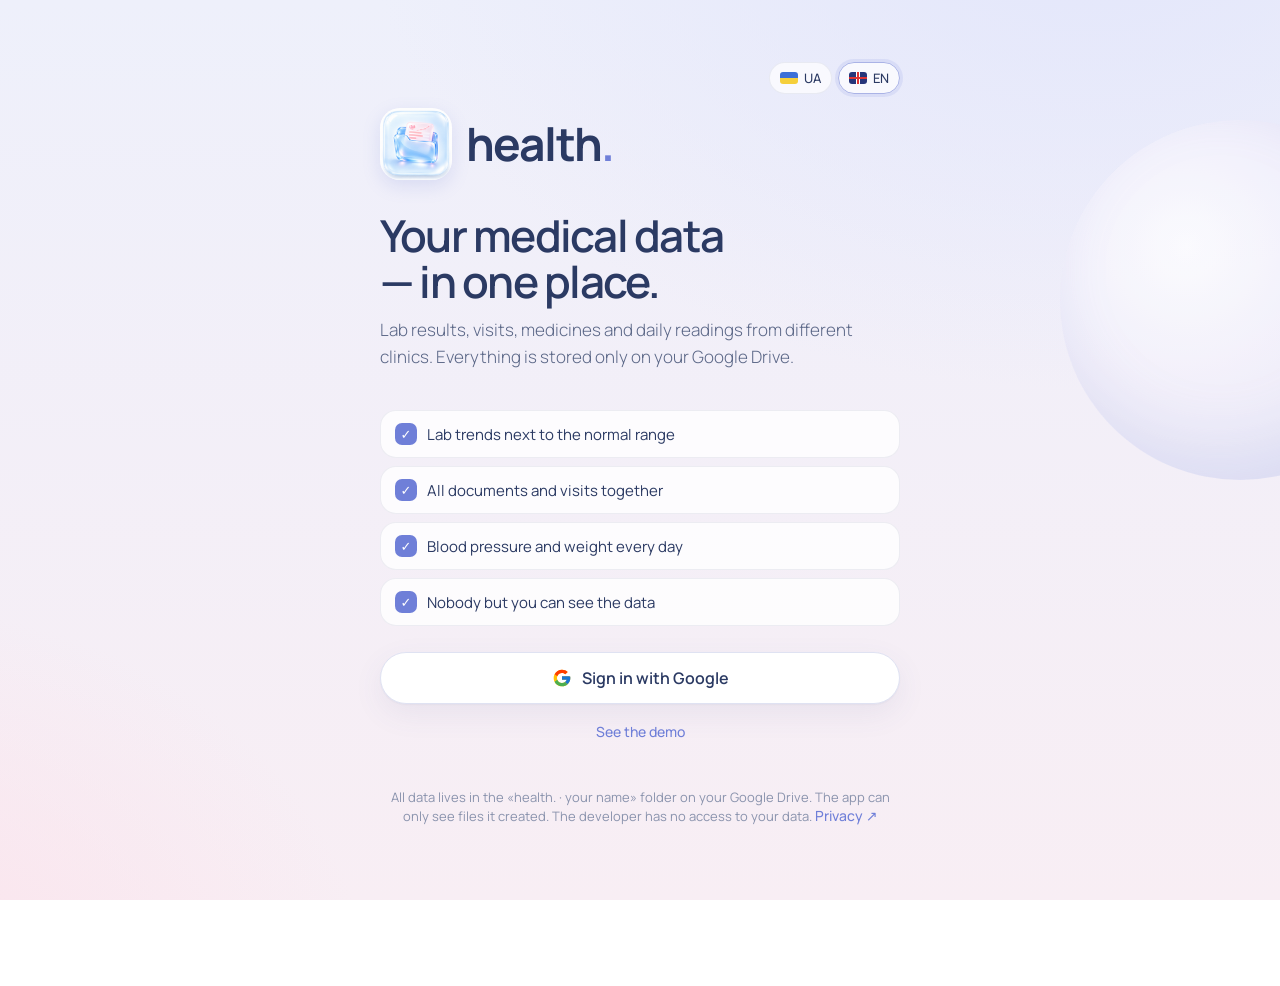
<file: index.html>
<!doctype html>
<html lang="uk">
<head>
<meta charset="utf-8">
<meta name="viewport" content="width=device-width,initial-scale=1,viewport-fit=cover">
<title>health. — твої медичні дані в одному місці</title>
<meta name="description" content="Аналізи, візити, ліки, тиск і вага з різних клінік в одному місці. Дані зберігаються тільки на твоєму Google Drive.">
<meta name="theme-color" content="#eef0fb">
<link rel="manifest" href="manifest.webmanifest">
<link rel="icon" href="icons/favicon-64.png" type="image/png">
<link rel="apple-touch-icon" href="icons/apple-touch-icon.png">
<meta property="og:image" content="https://health.me20.studio/icons/icon-512.png">
<meta name="apple-mobile-web-app-capable" content="yes">
<meta name="apple-mobile-web-app-title" content="health.">
<link rel="preconnect" href="https://fonts.googleapis.com"><link rel="preconnect" href="https://fonts.gstatic.com" crossorigin>
<link href="https://fonts.googleapis.com/css2?family=Manrope:wght@300;400;500;600;700&display=swap" rel="stylesheet">
<link rel="stylesheet" href="styles.css">
</head>
<body>
<main id="app" class="app">
  <!-- Статичний опис для Google та пошукових систем. Замінюється застосунком після завантаження. -->
  <div class="welcome">
    <img src="icons/logo-96.png" width="72" height="72" alt="health. logo">
    <h1>health. — твої медичні дані в одному місці</h1>
    <p class="lead">health. — вебзастосунок, де аналізи, візити до лікарів, ліки, тиск і вага з різних клінік зібрані в одному місці. Українською, англійською та польською.</p>
    <p class="lead">Для чого вхід через Google: застосунок зберігає твої дані в папці «health.» на твоєму власному Google Drive (дозвіл drive.file — лише файли, створені застосунком). Розробник не має доступу до твоїх даних.</p>
    <p class="lead" lang="en">health. is a web app that keeps lab results, doctor visits, medicines, blood pressure and weight from different clinics in one place. Google sign-in is used only to store your data in a «health.» folder on your own Google Drive (drive.file scope — only files the app creates). The developer has no access to your data.</p>
    <p><a href="privacy.html">Політика приватності / Privacy policy</a> · me20 Studio, Warszawa</p>
  </div>
</main>
<script type="module" src="app.js"></script>
</body>
</html>
</file>
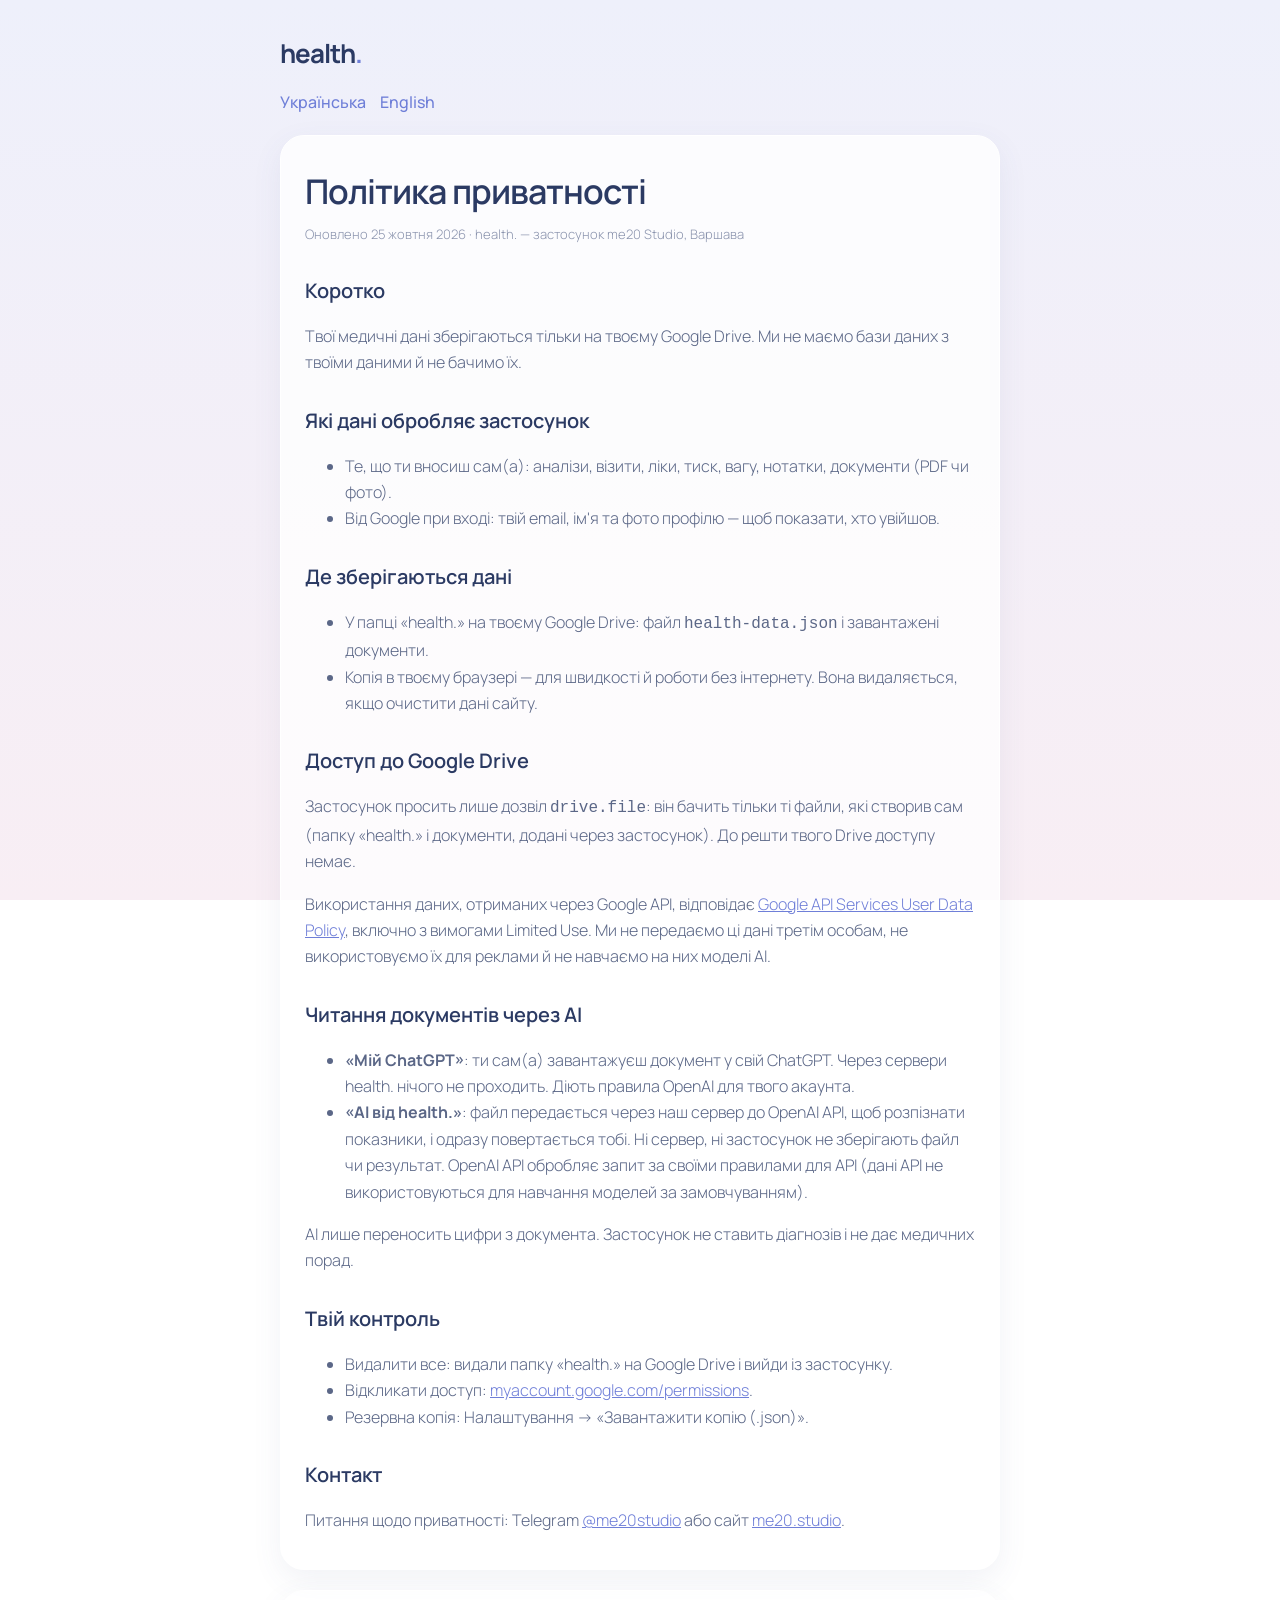
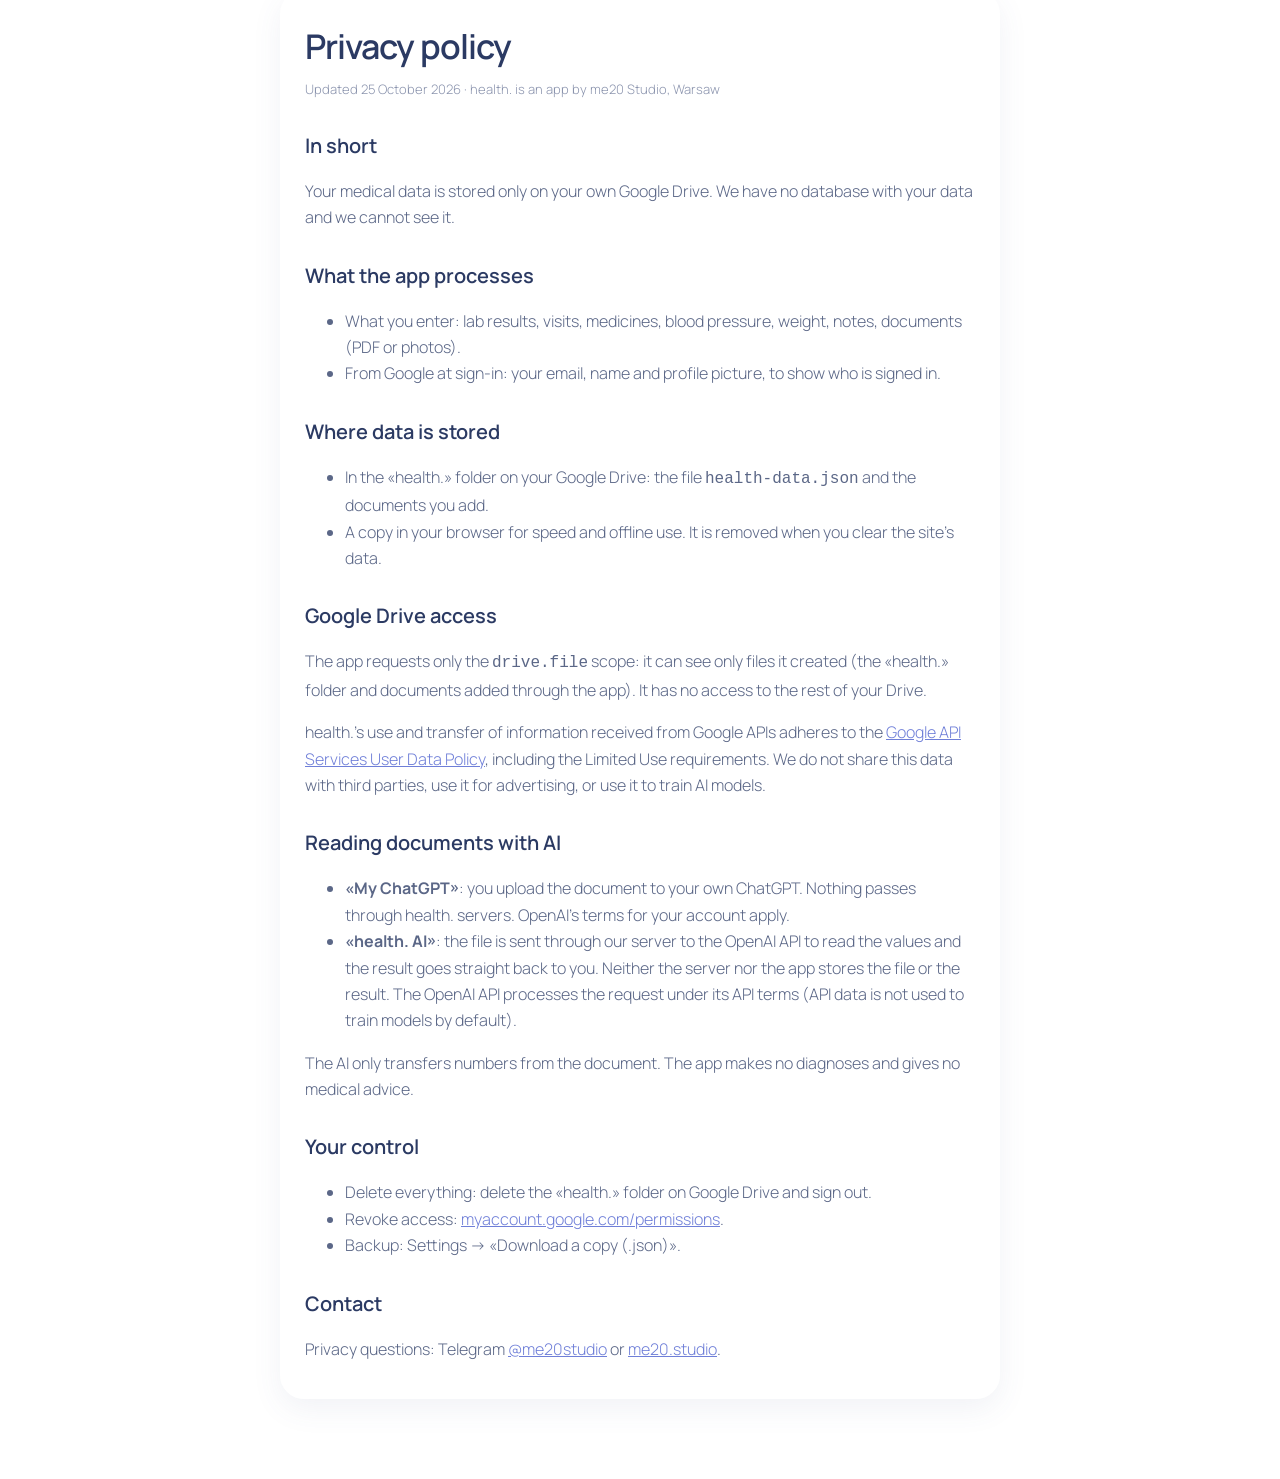
<file: privacy.html>
<!doctype html>
<html lang="uk">
<head>
<meta charset="utf-8">
<meta name="viewport" content="width=device-width,initial-scale=1">
<title>health. — політика приватності / Privacy policy</title>
<meta name="description" content="Політика приватності застосунку health. Усі медичні дані зберігаються тільки на Google Drive користувача.">
<link rel="icon" href="icons/favicon-64.png" type="image/png">
<link href="https://fonts.googleapis.com/css2?family=Manrope:wght@300;400;500;600&display=swap" rel="stylesheet">
<style>
  :root{--ink:#2b3a63;--ink2:#5b6787;--muted:#8a93ad;--accent:#6f7fd8;--line:rgba(43,58,99,.1)}
  body{margin:0;font-family:Manrope,system-ui,sans-serif;font-weight:400;color:var(--ink);line-height:1.65;
    background:linear-gradient(180deg,#eef0fb,#f8eef4) fixed}
  main{max-width:720px;margin:0 auto;padding:32px 20px 64px}
  .brand{font-weight:700;font-size:26px;letter-spacing:-.04em;text-decoration:none;color:var(--ink)}
  .brand i{font-style:normal;color:var(--accent)}
  h1{font-weight:600;font-size:34px;letter-spacing:-.03em;line-height:1.15;margin:28px 0 6px}
  h2{font-weight:600;font-size:20px;margin:28px 0 6px}
  p,li{color:var(--ink2);font-weight:300;font-size:16px}
  .small{color:var(--muted);font-size:13px}
  nav a{color:var(--accent);margin-right:14px;font-weight:500;text-decoration:none}
  section{background:rgba(255,255,255,.8);border:1px solid #fff;border-radius:24px;padding:8px 24px 20px;margin:20px 0;box-shadow:0 10px 30px rgba(73,84,140,.08)}
  a{color:var(--accent)}
</style>
</head>
<body>
<main>
  <a class="brand" href="./">health<i>.</i></a>
  <nav style="margin-top:14px"><a href="#ua">Українська</a><a href="#en">English</a></nav>

  <section id="ua">
    <h1>Політика приватності</h1>
    <p class="small">Оновлено 25 жовтня 2026 · health. — застосунок me20 Studio, Варшава</p>

    <h2>Коротко</h2>
    <p>Твої медичні дані зберігаються тільки на твоєму Google Drive. Ми не маємо бази даних з твоїми даними й не бачимо їх.</p>

    <h2>Які дані обробляє застосунок</h2>
    <ul>
      <li>Те, що ти вносиш сам(а): аналізи, візити, ліки, тиск, вагу, нотатки, документи (PDF чи фото).</li>
      <li>Від Google при вході: твій email, ім'я та фото профілю — щоб показати, хто увійшов.</li>
    </ul>

    <h2>Де зберігаються дані</h2>
    <ul>
      <li>У папці «health.» на твоєму Google Drive: файл <code>health-data.json</code> і завантажені документи.</li>
      <li>Копія в твоєму браузері — для швидкості й роботи без інтернету. Вона видаляється, якщо очистити дані сайту.</li>
    </ul>

    <h2>Доступ до Google Drive</h2>
    <p>Застосунок просить лише дозвіл <code>drive.file</code>: він бачить тільки ті файли, які створив сам (папку «health.» і документи, додані через застосунок). До решти твого Drive доступу немає.</p>
    <p>Використання даних, отриманих через Google API, відповідає <a href="https://developers.google.com/terms/api-services-user-data-policy" target="_blank" rel="noopener">Google API Services User Data Policy</a>, включно з вимогами Limited Use. Ми не передаємо ці дані третім особам, не використовуємо їх для реклами й не навчаємо на них моделі AI.</p>

    <h2>Читання документів через AI</h2>
    <ul>
      <li><b>«Мій ChatGPT»</b>: ти сам(а) завантажуєш документ у свій ChatGPT. Через сервери health. нічого не проходить. Діють правила OpenAI для твого акаунта.</li>
      <li><b>«AI від health.»</b>: файл передається через наш сервер до OpenAI API, щоб розпізнати показники, і одразу повертається тобі. Ні сервер, ні застосунок не зберігають файл чи результат. OpenAI API обробляє запит за своїми правилами для API (дані API не використовуються для навчання моделей за замовчуванням).</li>
    </ul>
    <p>AI лише переносить цифри з документа. Застосунок не ставить діагнозів і не дає медичних порад.</p>

    <h2>Твій контроль</h2>
    <ul>
      <li>Видалити все: видали папку «health.» на Google Drive і вийди із застосунку.</li>
      <li>Відкликати доступ: <a href="https://myaccount.google.com/permissions" target="_blank" rel="noopener">myaccount.google.com/permissions</a>.</li>
      <li>Резервна копія: Налаштування → «Завантажити копію (.json)».</li>
    </ul>

    <h2>Контакт</h2>
    <p>Питання щодо приватності: Telegram <a href="https://t.me/me20studio" target="_blank" rel="noopener">@me20studio</a> або сайт <a href="https://me20.studio">me20.studio</a>.</p>
  </section>

  <section id="en" lang="en">
    <h1>Privacy policy</h1>
    <p class="small">Updated 25 October 2026 · health. is an app by me20 Studio, Warsaw</p>

    <h2>In short</h2>
    <p>Your medical data is stored only on your own Google Drive. We have no database with your data and we cannot see it.</p>

    <h2>What the app processes</h2>
    <ul>
      <li>What you enter: lab results, visits, medicines, blood pressure, weight, notes, documents (PDF or photos).</li>
      <li>From Google at sign-in: your email, name and profile picture, to show who is signed in.</li>
    </ul>

    <h2>Where data is stored</h2>
    <ul>
      <li>In the «health.» folder on your Google Drive: the file <code>health-data.json</code> and the documents you add.</li>
      <li>A copy in your browser for speed and offline use. It is removed when you clear the site's data.</li>
    </ul>

    <h2>Google Drive access</h2>
    <p>The app requests only the <code>drive.file</code> scope: it can see only files it created (the «health.» folder and documents added through the app). It has no access to the rest of your Drive.</p>
    <p>health.'s use and transfer of information received from Google APIs adheres to the <a href="https://developers.google.com/terms/api-services-user-data-policy" target="_blank" rel="noopener">Google API Services User Data Policy</a>, including the Limited Use requirements. We do not share this data with third parties, use it for advertising, or use it to train AI models.</p>

    <h2>Reading documents with AI</h2>
    <ul>
      <li><b>«My ChatGPT»</b>: you upload the document to your own ChatGPT. Nothing passes through health. servers. OpenAI's terms for your account apply.</li>
      <li><b>«health. AI»</b>: the file is sent through our server to the OpenAI API to read the values and the result goes straight back to you. Neither the server nor the app stores the file or the result. The OpenAI API processes the request under its API terms (API data is not used to train models by default).</li>
    </ul>
    <p>The AI only transfers numbers from the document. The app makes no diagnoses and gives no medical advice.</p>

    <h2>Your control</h2>
    <ul>
      <li>Delete everything: delete the «health.» folder on Google Drive and sign out.</li>
      <li>Revoke access: <a href="https://myaccount.google.com/permissions" target="_blank" rel="noopener">myaccount.google.com/permissions</a>.</li>
      <li>Backup: Settings → «Download a copy (.json)».</li>
    </ul>

    <h2>Contact</h2>
    <p>Privacy questions: Telegram <a href="https://t.me/me20studio" target="_blank" rel="noopener">@me20studio</a> or <a href="https://me20.studio">me20.studio</a>.</p>
  </section>
</main>
</body>
</html>
</file>
<file: styles.css>
:root{
  --bg1:#eef0fb; --bg2:#f8eef4; --ink:#2b3a63; --ink2:#5b6787; --muted:#8a93ad;
  --card:rgba(255,255,255,.78); --card-solid:#fff; --line:rgba(43,58,99,.08);
  --accent:#6f7fd8; --accent2:#c27bb4; --accent-soft:#e7e9fa;
  --warn:#e0874a; --warn-soft:#fdf0e6; --ok:#4f9a6b; --ok-soft:#e8f4ec; --bad:#d0627c;
  --radius:24px; --shadow:0 10px 30px rgba(73,84,140,.08), 0 1px 2px rgba(73,84,140,.05);
  --font:"Manrope",system-ui,-apple-system,"Segoe UI",sans-serif;
  color-scheme: light;
}
*{box-sizing:border-box}
html,body{margin:0;padding:0}
body{font-family:var(--font);font-weight:400;color:var(--ink);min-height:100vh;
  background:radial-gradient(1200px 800px at 85% -10%,#e3e6fb 0,transparent 60%),
             radial-gradient(900px 700px at -10% 110%,#fbe3ec 0,transparent 55%),
             linear-gradient(180deg,var(--bg1),var(--bg2));
  background-attachment:fixed;-webkit-font-smoothing:antialiased}
body::before{content:"";position:fixed;right:-140px;top:120px;width:360px;height:360px;border-radius:50%;
  background:radial-gradient(circle at 35% 35%,#fff 0,#f1effb 45%,#e2e4f7 100%);opacity:.75;z-index:-1;
  box-shadow:inset -20px -30px 60px rgba(150,160,220,.25)}
button,input,select,textarea{font:inherit;color:inherit}
button{cursor:pointer}
.app{max-width:760px;margin:0 auto;padding:16px 16px 110px}
.hidden{display:none!important}

/* header */
.top{display:flex;align-items:center;justify-content:space-between;gap:12px;padding:8px 0 14px}
.brand{display:flex;align-items:center;gap:12px;text-decoration:none;color:var(--ink)}
.brand-heart{width:46px;height:46px;border-radius:50%;background:#fff;display:grid;place-items:center;box-shadow:var(--shadow)}
.brand-name{font-weight:700;font-size:28px;letter-spacing:-.04em}
.brand-name i{font-style:normal;color:var(--accent)}
.top-right{display:flex;align-items:center;gap:8px}
.langs{display:flex;gap:6px}
.lang{border:1px solid var(--line);background:rgba(255,255,255,.7);border-radius:999px;padding:6px 10px;font-size:13px;font-weight:500;display:flex;gap:6px;align-items:center}
.lang.on{border-color:#aab3e6;box-shadow:0 0 0 3px rgba(111,127,216,.12)}
.flag{width:18px;height:12px;border-radius:3px;display:inline-block;overflow:hidden}
.flag.ua{background:linear-gradient(#3b6fd8 50%,#f5cf3b 50%)}
.flag.pl{background:linear-gradient(#fff 50%,#dc3b4f 50%);box-shadow:inset 0 0 0 1px #eee}
.flag.en{background:#26357a;position:relative}
.flag.en::after{content:"";position:absolute;inset:0;background:linear-gradient(transparent 40%,#fff 40%,#fff 45%,#d33 45%,#d33 55%,#fff 55%,#fff 60%,transparent 60%),linear-gradient(90deg,transparent 40%,#fff 40%,#fff 44%,#d33 44%,#d33 56%,#fff 56%,#fff 60%,transparent 60%)}
.icon-btn{width:40px;height:40px;border-radius:50%;border:1px solid var(--line);background:rgba(255,255,255,.75);display:grid;place-items:center}

/* type */
.eyebrow{font-size:11px;letter-spacing:.22em;text-transform:uppercase;color:var(--muted);font-weight:600;margin:0 0 6px}
h1{font-size:clamp(30px,7vw,44px);letter-spacing:-.04em;line-height:1.05;margin:4px 0 12px;font-weight:600;text-wrap:balance}
h2{font-size:22px;letter-spacing:-.025em;margin:0 0 6px;font-weight:600;text-wrap:balance}
h3{font-size:16px;margin:0;font-weight:500}
.lead{color:var(--ink2);margin:0 0 14px;line-height:1.6;font-weight:300;font-size:17px}
.small{font-size:13px;color:var(--muted)}
.accent{background:linear-gradient(90deg,var(--accent),var(--accent2));-webkit-background-clip:text;background-clip:text;color:transparent}
.dot{color:var(--accent)}

/* layout */
.card{background:var(--card);backdrop-filter:blur(14px);-webkit-backdrop-filter:blur(14px);border:1px solid rgba(255,255,255,.9);border-radius:var(--radius);box-shadow:var(--shadow);padding:20px;margin:14px 0}
.card-head{display:flex;flex-wrap:wrap;justify-content:space-between;align-items:flex-start;gap:10px;margin-bottom:12px}
.link{white-space:nowrap;color:var(--accent);font-weight:500;font-size:14px;background:none;border:0;padding:0;text-decoration:none}
.grid2{display:grid;grid-template-columns:repeat(2,minmax(0,1fr));gap:10px}
.grid3{display:grid;grid-template-columns:repeat(3,minmax(0,1fr));gap:10px}
@media(max-width:440px){.grid3{gap:8px}.grid3 .tile{padding:12px 10px}.grid3 .tile .big{font-size:21px}.lang{padding:5px 8px;font-size:12px}.lang .flag{display:none}.brand-name{font-size:24px}.brand-heart{width:40px;height:40px}}
.tile{background:rgba(255,255,255,.85);border:1px solid var(--line);border-radius:18px;padding:14px;min-width:0}
.tile .label{font-size:12px;color:var(--muted);font-weight:400}
.tile .big{font-size:26px;font-weight:500;letter-spacing:-.03em;margin:4px 0 2px}
.tile .big small{font-size:12px;color:var(--muted);font-weight:400;margin-left:3px}
.tile.warn .big{color:var(--warn)}
.med{background:linear-gradient(135deg,#fff 0,#f6f2fb 100%);border:1px solid var(--line);border-radius:18px;padding:14px}
.med:nth-child(4n+2){background:linear-gradient(135deg,#fff 0,#eef3fd 100%)}
.med:nth-child(4n+3){background:linear-gradient(135deg,#fff 0,#eef1fd 100%)}
.med:nth-child(4n){background:linear-gradient(135deg,#fff 0,#fbeff3 100%)}
.med h3{font-size:15px;font-weight:500}
.med .dose{font-size:13px;color:var(--ink2);margin-top:4px;font-weight:300}
.chip-row{display:flex;gap:10px;overflow-x:auto;padding:4px 2px 10px;scrollbar-width:none}
.chip-row::-webkit-scrollbar{display:none}
.marker{flex:0 0 auto;min-width:118px;text-align:left;background:rgba(255,255,255,.85);border:1px solid var(--line);border-radius:16px;padding:10px 12px}
.marker.on{border-color:#a7b1e6;box-shadow:0 0 0 3px rgba(111,127,216,.12)}
.marker .code{font-size:10px;letter-spacing:.16em;color:var(--muted);font-weight:600;text-transform:uppercase}
.marker .nm{font-size:13px;font-weight:500;white-space:nowrap;overflow:hidden;text-overflow:ellipsis;max-width:150px}
.marker .v{font-size:22px;font-weight:300;margin-top:2px}
.marker .v small{font-size:11px;color:var(--muted);font-weight:400;margin-left:2px}
.marker.hi .v,.marker.lo .v{color:var(--warn)}

.row{display:flex;align-items:center;gap:12px;padding:12px 0;border-top:1px solid var(--line)}
.row:first-child{border-top:0}
.row .grow{flex:1;min-width:0}
.row .t{font-weight:500;overflow-wrap:anywhere}
.row .s{font-size:13px;color:var(--muted)}
.ico{width:42px;height:42px;border-radius:14px;background:var(--accent-soft);display:grid;place-items:center;flex:0 0 auto;color:var(--accent)}
.ico.warn{background:var(--warn-soft);color:var(--warn);border-radius:50%}
.ico.ok{background:var(--ok-soft);color:var(--ok);border-radius:50%}
.val{font-weight:400;font-size:22px;font-variant-numeric:tabular-nums;text-align:right}
.val.warn{color:var(--warn)}
.val small{display:block;font-size:11px;color:var(--muted);font-weight:400}
.ok-text{color:var(--ok);font-weight:500}

.btn{border:0;border-radius:999px;padding:12px 18px;font-weight:600;background:linear-gradient(90deg,var(--accent),#8c7fd6);color:#fff;box-shadow:0 6px 18px rgba(111,127,216,.3)}
.btn.ghost{background:rgba(255,255,255,.85);color:var(--accent);border:1px solid #d8dcf4;box-shadow:none}
.btn.small{padding:8px 14px;font-size:14px}
.btn.danger{background:#fff;color:var(--bad);border:1px solid #f1cdd6;box-shadow:none}
.btn:disabled{opacity:.5;cursor:default}
.btns{display:flex;gap:8px;flex-wrap:wrap}
.seg{display:inline-flex;background:rgba(43,58,99,.06);border-radius:999px;padding:3px}
.seg button{border:0;background:none;border-radius:999px;padding:6px 12px;font-size:13px;font-weight:500;color:var(--ink2)}
.seg button.on{background:#fff;color:var(--accent);box-shadow:0 1px 4px rgba(0,0,0,.06)}
.pill{display:inline-flex;align-items:center;gap:6px;border:1px solid var(--line);background:rgba(255,255,255,.75);border-radius:999px;padding:6px 12px;font-size:12px;color:var(--ink2)}
.pill .d{width:7px;height:7px;border-radius:50%;background:var(--ok)}
.pill.saving .d{background:var(--warn)}
.pill.error .d{background:var(--bad)}
.badge{display:inline-block;font-size:11px;font-weight:600;padding:3px 8px;border-radius:999px;background:var(--accent-soft);color:var(--accent)}
.badge.warn{background:var(--warn-soft);color:var(--warn)}

/* chart */
.chart{width:100%;height:auto;display:block}
.chart text{font-family:var(--font);font-size:17px;fill:var(--muted)}

/* nav */
.nav{position:fixed;left:50%;transform:translateX(-50%);bottom:12px;width:min(728px,calc(100% - 24px));display:flex;justify-content:space-around;
  background:rgba(255,255,255,.88);backdrop-filter:blur(16px);-webkit-backdrop-filter:blur(16px);border:1px solid rgba(255,255,255,.95);border-radius:26px;box-shadow:0 12px 30px rgba(73,84,140,.14);padding:6px;z-index:20}
.nav button{flex:1;border:0;background:none;border-radius:20px;padding:8px 2px;display:flex;flex-direction:column;align-items:center;gap:3px;font-size:11px;font-weight:500;color:var(--ink2)}
.nav button.on{background:linear-gradient(135deg,#eef0fd,#fbeef4);color:var(--ink)}
.nav svg{width:20px;height:20px}

/* forms & sheets */
label.f{display:block;margin:10px 0}
label.f span{display:block;font-size:12px;font-weight:500;color:var(--ink2);margin-bottom:5px}
input.in,select.in,textarea.in{width:100%;border:1px solid #dfe2f2;background:#fff;border-radius:14px;padding:11px 12px;outline:none}
input.in:focus,select.in:focus,textarea.in:focus{border-color:var(--accent);box-shadow:0 0 0 3px rgba(111,127,216,.15)}
textarea.in{min-height:110px;resize:vertical}
.frow{display:grid;grid-template-columns:repeat(auto-fit,minmax(120px,1fr));gap:10px}
.sheet-bg{position:fixed;inset:0;background:rgba(40,46,80,.28);backdrop-filter:blur(3px);z-index:50;display:flex;align-items:flex-end;justify-content:center}
.sheet{background:#fbfbfe;width:min(640px,100%);max-height:92vh;overflow:auto;border-radius:28px 28px 0 0;padding:22px 20px 28px;box-shadow:0 -10px 40px rgba(0,0,0,.12)}
@media(min-width:700px){.sheet-bg{align-items:center}.sheet{border-radius:28px}}
.sheet-head{display:flex;justify-content:space-between;align-items:center;margin-bottom:6px}
.check{display:flex;gap:10px;align-items:flex-start;padding:10px 0;border-top:1px solid var(--line)}
.check input{margin-top:4px;width:18px;height:18px;accent-color:var(--accent)}
.choice{display:block;width:100%;text-align:left;border:1px solid #dfe2f2;background:#fff;border-radius:18px;padding:16px;margin:10px 0}
.choice.on{border-color:var(--accent);box-shadow:0 0 0 3px rgba(111,127,216,.15)}
.choice b{display:block;margin-bottom:4px;font-weight:600}
.choice span{font-size:14px;color:var(--ink2);line-height:1.45}
.drop{border:2px dashed #cfd4ef;border-radius:20px;padding:22px;text-align:center;background:rgba(255,255,255,.6)}
.toast{position:fixed;left:50%;transform:translateX(-50%);bottom:96px;background:var(--ink);color:#fff;padding:10px 16px;border-radius:999px;font-size:14px;z-index:60;box-shadow:var(--shadow);max-width:90%}
.empty{color:var(--muted);font-size:14px;padding:8px 0}
.foot{display:flex;justify-content:space-between;gap:12px;color:var(--muted);font-size:12px;padding:10px 4px}
.spin{width:18px;height:18px;border:2px solid #d6daf3;border-top-color:var(--accent);border-radius:50%;animation:s 1s linear infinite;display:inline-block;vertical-align:middle}
@keyframes s{to{transform:rotate(360deg)}}

/* welcome */
.welcome{min-height:calc(100vh - 40px);display:flex;flex-direction:column;justify-content:center;max-width:520px;margin:0 auto}
.welcome .logo{display:flex;align-items:center;gap:14px;margin-bottom:28px}
.welcome .logo .brand-name{font-size:46px}
.welcome .logo .brand-heart{width:62px;height:62px}
.gbtn{display:flex;align-items:center;justify-content:center;gap:10px;width:100%;background:#fff;border:1px solid #dfe2f2;border-radius:999px;padding:14px;font-weight:600;box-shadow:var(--shadow)}
.ticks{list-style:none;padding:0;margin:18px 0}
.ticks li{display:flex;gap:10px;align-items:center;background:rgba(255,255,255,.8);border:1px solid var(--line);border-radius:16px;padding:12px 14px;margin:8px 0;font-size:15px}
.ticks li::before{content:"✓";width:22px;height:22px;flex:0 0 auto;border-radius:7px;background:var(--accent);color:#fff;display:grid;place-items:center;font-size:13px;font-weight:800}

.brand-logo{width:46px;height:46px;border-radius:13px;display:block;box-shadow:0 6px 18px rgba(111,127,216,.18)}
.brand-logo.big{width:72px;height:72px;border-radius:20px}
.icon-btn{overflow:hidden;padding:0}
.icon-btn .avatar{width:100%;height:100%;object-fit:cover;display:block}
@media(max-width:440px){.brand-logo{width:40px;height:40px;border-radius:11px}}
</file>
